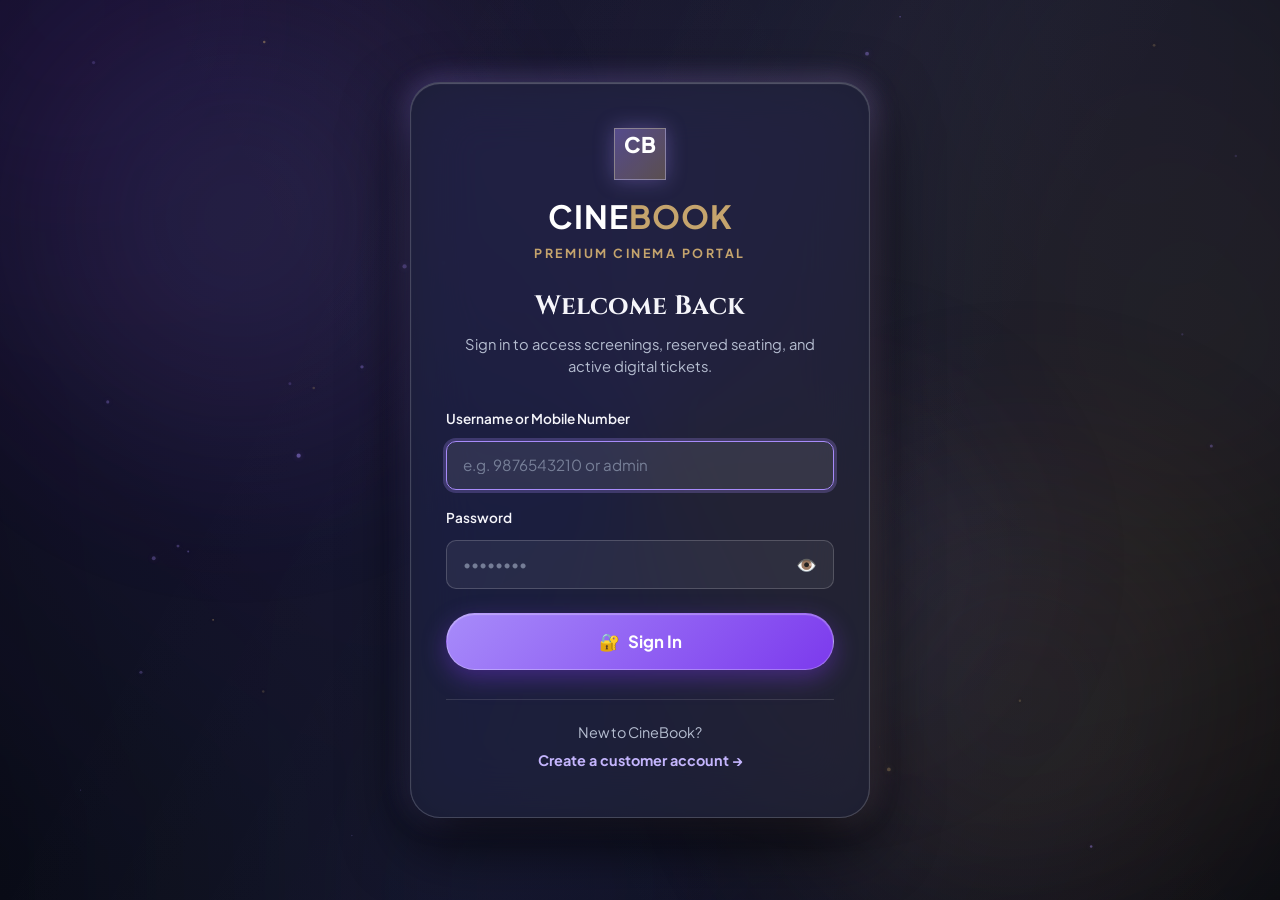
<file: src/main/resources/static/login.html>
<!DOCTYPE html>
<html lang="en">
<head>
    <meta charset="UTF-8">
    <meta name="viewport" content="width=device-width, initial-scale=1.0">
    <title>Sign In | CineBook Cinemas</title>
    <link rel="stylesheet" href="css/styles.css?v=2.5">
</head>
<body class="auth-page-body">
    <!-- Shared Cinematic Ambient Background -->
    <div class="cinematic-ambient-bg" aria-hidden="true">
        <div class="ambient-aurora-layer"></div>
        <div class="ambient-light-rays"></div>
        <div class="ambient-orb orb-primary"></div>
        <div class="ambient-orb orb-secondary"></div>
        <div class="ambient-orb orb-accent"></div>
        <canvas id="ambientParticlesCanvas" class="ambient-particles-canvas"></canvas>
    </div>

    <!-- Centered Glass Login Card with Ambient Halo Ring -->
    <main class="auth-center-wrapper">
        <div class="auth-card-halo" aria-hidden="true"></div>
        <div class="auth-glass-card">
            <!-- Brand Mark -->
            <div class="auth-brand-dock">
                <div class="nav-symbol-prism" style="width:52px; height:52px; background:linear-gradient(135deg, rgba(167, 139, 250, 0.4), rgba(197, 164, 109, 0.35)); border:1.5px solid rgba(255, 255, 255, 0.3); box-shadow:0 0 20px rgba(167, 139, 250, 0.35);">
                    <span class="symbol-core" style="font-size:1.35rem; font-weight:800; color:#FFFFFF;">CB</span>
                </div>
                <h1 class="brand-title" style="font-size:2rem; margin-top:0.75rem; letter-spacing:1px; color:#FFFFFF;">CINE<span style="color:#C5A46D;">BOOK</span></h1>
                <p class="brand-sub" style="font-size:0.78rem; letter-spacing:2.5px; color:#C5A46D; font-weight:700; margin-top:0.25rem;">PREMIUM CINEMA PORTAL</p>
            </div>

            <div class="auth-header-text">
                <h2>Welcome Back</h2>
                <p>Sign in to access screenings, reserved seating, and active digital tickets.</p>
            </div>

            <!-- Login Form (POSTs to /api/auth/login) -->
            <form id="loginForm" class="auth-form-group">
                <div class="glass-field-group">
                    <label for="username">Username or Mobile Number</label>
                    <input type="text" id="username" name="username" required placeholder="e.g. 9876543210 or admin" autocomplete="username" autofocus>
                </div>

                <div class="glass-field-group" style="margin-top:1.1rem;">
                    <label for="password">Password</label>
                    <div class="password-input-wrapper">
                        <input type="password" id="password" name="password" required placeholder="••••••••" autocomplete="current-password">
                        <button type="button" class="btn-toggle-password" id="togglePasswordBtn" aria-label="Toggle password visibility" title="Show/Hide Password">
                            <span id="togglePasswordIcon">👁️</span>
                        </button>
                    </div>
                </div>

                <button type="submit" id="btnLoginSubmit" class="btn-auth-submit">
                    <span>🔐</span> Sign In
                </button>
            </form>

            <div class="auth-switch-dock">
                <span>New to CineBook?</span>
                <a href="register.html" class="auth-link-highlight">Create a customer account &rarr;</a>
            </div>
        </div>
    </main>

    <!-- Scripts -->
    <script src="js/app.js?v=2.5"></script>
    <script src="js/app.js?v=2.6"></script>
    <script>
        document.addEventListener('DOMContentLoaded', () => {
            const form = document.getElementById('loginForm');
            const submitBtn = document.getElementById('btnLoginSubmit');
            const passwordInput = document.getElementById('password');
            const toggleBtn = document.getElementById('togglePasswordBtn');
            const toggleIcon = document.getElementById('togglePasswordIcon');

            // Password visibility toggle
            if (toggleBtn && passwordInput) {
                toggleBtn.addEventListener('click', () => {
                    const isPassword = passwordInput.type === 'password';
                    passwordInput.type = isPassword ? 'text' : 'password';
                    toggleIcon.textContent = isPassword ? '🙈' : '👁️';
                    toggleBtn.setAttribute('aria-label', isPassword ? 'Hide password' : 'Show password');
                });
            }

            form.addEventListener('submit', async (e) => {
                e.preventDefault();
                submitBtn.disabled = true;
                submitBtn.innerHTML = '<span>⏳</span> Verifying credentials...';

                const username = document.getElementById('username').value.trim();
                const password = passwordInput.value;

                const params = new URLSearchParams();
                params.append('username', username);
                params.append('password', password);

                try {
                    const resp = await fetch('/api/auth/login', {
                        method: 'POST',
                        headers: { 'Content-Type': 'application/x-www-form-urlencoded' },
                        body: params.toString()
                    });

                    const data = await resp.json();
                    if (resp.ok && data.success) {
                        showToast('Sign in successful! Entering CineBook...', 'success');
                        setTimeout(() => {
                            window.location.href = data.redirectUrl || '/index.html';
                        }, 400);
                    } else {
                        showToast(data.message || 'Invalid username or password.', 'error');
                        submitBtn.disabled = false;
                        submitBtn.innerHTML = '<span>🔐</span> Sign In';
                    }
                } catch (err) {
                    showToast('Connection error. Please try again.', 'error');
                    submitBtn.disabled = false;
                    submitBtn.innerHTML = '<span>🔐</span> Sign In';
                }
            });
        });
    </script>
</body>
</html>
</file>
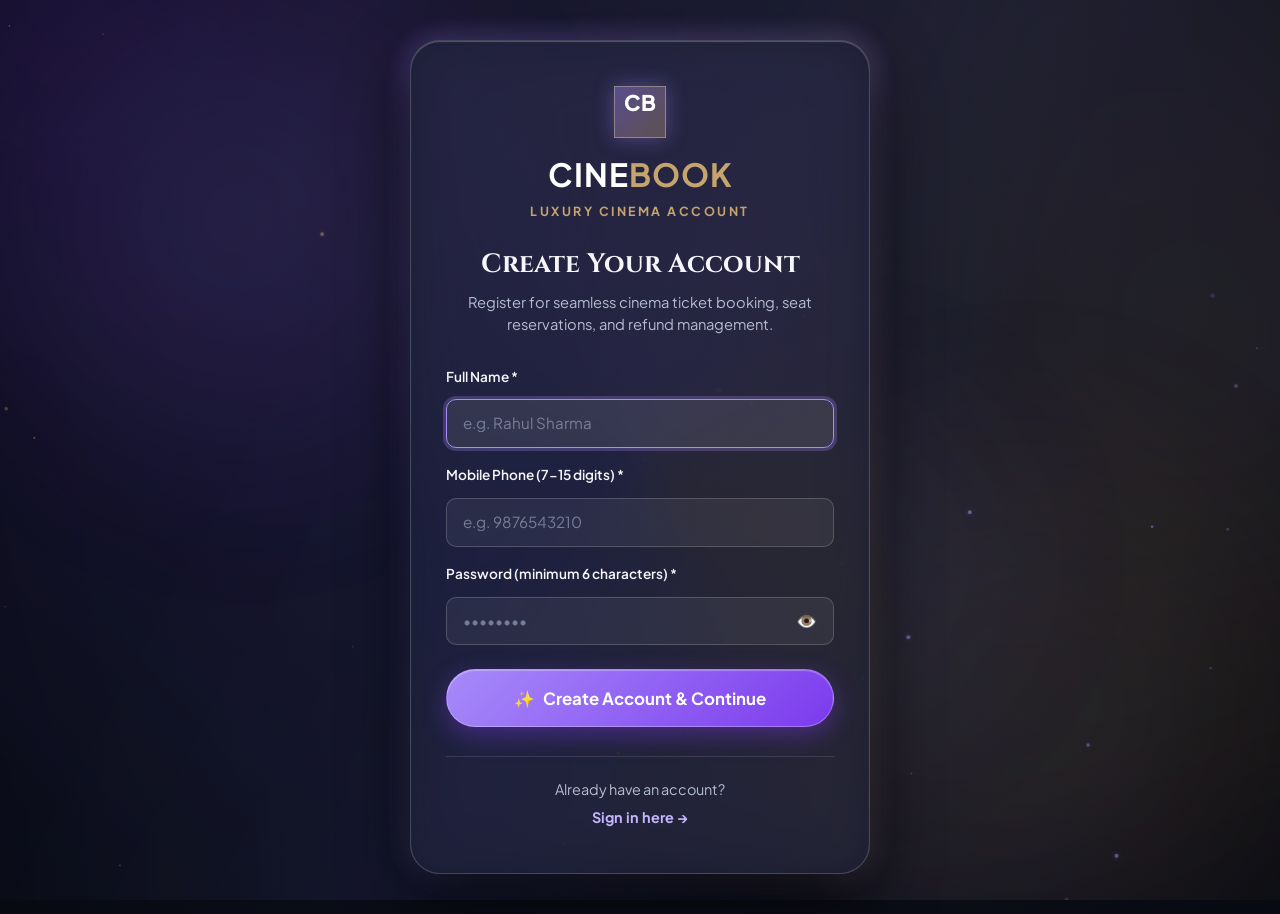
<file: src/main/resources/static/register.html>
<!DOCTYPE html>
<html lang="en">

<head>
    <meta charset="UTF-8">
    <meta name="viewport" content="width=device-width, initial-scale=1.0">
    <title>Customer Registration | CineBook Cinemas</title>
    <link rel="stylesheet" href="css/styles.css?v=2.5">
</head>

<body class="auth-page-body">
    <!-- Shared Cinematic Ambient Background -->
    <div class="cinematic-ambient-bg" aria-hidden="true">
        <div class="ambient-aurora-layer"></div>
        <div class="ambient-light-rays"></div>
        <div class="ambient-orb orb-primary"></div>
        <div class="ambient-orb orb-secondary"></div>
        <div class="ambient-orb orb-accent"></div>
        <canvas id="ambientParticlesCanvas" class="ambient-particles-canvas"></canvas>
    </div>

    <!-- Centered Glass Registration Card with Ambient Halo Ring -->
    <main class="auth-center-wrapper">
        <div class="auth-card-halo" aria-hidden="true"></div>
        <div class="auth-glass-card">
            <!-- Brand Mark -->
            <div class="auth-brand-dock">
                <div class="nav-symbol-prism"
                    style="width:52px; height:52px; background:linear-gradient(135deg, rgba(167, 139, 250, 0.4), rgba(197, 164, 109, 0.35)); border:1.5px solid rgba(255, 255, 255, 0.3); box-shadow:0 0 20px rgba(167, 139, 250, 0.35);">
                    <span class="symbol-core" style="font-size:1.35rem; font-weight:800; color:#FFFFFF;">CB</span>
                </div>
                <h1 class="brand-title" style="font-size:2rem; margin-top:0.75rem; letter-spacing:1px; color:#FFFFFF;">
                    CINE<span style="color:#C5A46D;">BOOK</span></h1>
                <p class="brand-sub"
                    style="font-size:0.78rem; letter-spacing:2.5px; color:#C5A46D; font-weight:700; margin-top:0.25rem;">
                    LUXURY CINEMA ACCOUNT</p>
            </div>

            <div class="auth-header-text">
                <h2>Create Your Account</h2>
                <p>Register for seamless cinema ticket booking, seat reservations, and refund management.</p>
            </div>

            <!-- Registration Form (POSTs to /api/auth/register) -->
            <form id="registerForm" class="auth-form-group">
                <div class="glass-field-group">
                    <label for="fullName">Full Name *</label>
                    <input type="text" id="fullName" required placeholder="e.g. Rahul Sharma" autocomplete="name"
                        autofocus>
                </div>

                <div class="glass-field-group" style="margin-top:1.1rem;">
                    <label for="phone">Mobile Phone (7-15 digits) *</label>
                    <input type="tel" id="phone" required placeholder="e.g. 9876543210" pattern="[0-9]{7,15}"
                        autocomplete="tel">
                </div>

                <div class="glass-field-group" style="margin-top:1.1rem;">
                    <label for="password">Password (minimum 6 characters) *</label>
                    <div class="password-input-wrapper">
                        <input type="password" id="password" required minlength="6" placeholder="••••••••"
                            autocomplete="new-password">
                        <button type="button" class="btn-toggle-password" id="toggleRegPasswordBtn"
                            aria-label="Toggle password visibility" title="Show/Hide Password">
                            <span id="toggleRegPasswordIcon">👁️</span>
                        </button>
                    </div>
                </div>

                <button type="submit" id="btnRegisterSubmit" class="btn-auth-submit">
                    <span>✨</span> Create Account &amp; Continue
                </button>
            </form>

            <div class="auth-switch-dock">
                <span>Already have an account?</span>
                <a href="login.html" class="auth-link-highlight">Sign in here &rarr;</a>
            </div>
        </div>
    </main>

    <!-- Scripts -->
    <script src="js/app.js?v=2.5"></script>
    <script src="js/app.js?v=2.6"></script>
    <script>
        document.addEventListener('DOMContentLoaded', () => {
            const form = document.getElementById('registerForm');
            const submitBtn = document.getElementById('btnRegisterSubmit');
            const passwordInput = document.getElementById('password');
            const toggleBtn = document.getElementById('toggleRegPasswordBtn');
            const toggleIcon = document.getElementById('toggleRegPasswordIcon');

            // Password visibility toggle
            if (toggleBtn && passwordInput) {
                toggleBtn.addEventListener('click', () => {
                    const isPassword = passwordInput.type === 'password';
                    passwordInput.type = isPassword ? 'text' : 'password';
                    toggleIcon.textContent = isPassword ? '🙈' : '👁️';
                    toggleBtn.setAttribute('aria-label', isPassword ? 'Hide password' : 'Show password');
                });
            }

            form.addEventListener('submit', async (e) => {
                e.preventDefault();
                submitBtn.disabled = true;
                submitBtn.innerHTML = '<span>⏳</span> Registering account...';

                const fullName = document.getElementById('fullName').value.trim();
                const phone = document.getElementById('phone').value.trim();
                const password = passwordInput.value;

                if (!/^[0-9]{7,15}$/.test(phone)) {
                    showToast('Please enter a valid phone number (7-15 digits).', 'error');
                    submitBtn.disabled = false;
                    submitBtn.innerHTML = '<span>✨</span> Create Account &amp; Continue';
                    return;
                }

                try {
                    const resp = await fetch('/api/auth/register', {
                        method: 'POST',
                        headers: { 'Content-Type': 'application/json' },
                        body: JSON.stringify({
                            username: phone,
                            phone: phone,
                            fullName: fullName,
                            password: password
                        })
                    });

                    const data = await resp.json();
                    if (resp.ok && data.success) {
                        showToast('Account registered successfully! Redirecting to login...', 'success');
                        setTimeout(() => {
                            window.location.href = data.redirectUrl || '/login.html';
                        }, 800);
                    } else {
                        showToast(data.message || 'Registration failed. Please try again.', 'error');
                        submitBtn.disabled = false;
                        submitBtn.innerHTML = '<span>✨</span> Create Account &amp; Continue';
                    }
                } catch (err) {
                    showToast('Connection error. Please try again.', 'error');
                    submitBtn.disabled = false;
                    submitBtn.innerHTML = '<span>✨</span> Create Account &amp; Continue';
                }
            });
        });
    </script>
</body>

</html>
</file>
<file: src/main/resources/static/css/styles.css>
/* ===================================================================
   CineBook 2.0: Luxury Cinema Liquid Glass UI Design System
   Aesthetic: Translucent Glass, Refined Lighting, Depth & Precision
   =================================================================== */

@import url('https://fonts.googleapis.com/css2?family=Plus+Jakarta+Sans:wght@300;400;500;600;700;800&family=Cinzel:wght@600;700;800&display=swap');

:root {
    /* Foundation Palette */
    --bg-base: #080A12;
    --bg-secondary: #111525;
    --bg-tertiary: #161D2E;

    /* Liquid Glass Surfaces */
    --glass-surface-subtle: rgba(255, 255, 255, 0.05);
    --glass-surface-base: rgba(18, 23, 40, 0.90);
    --glass-surface-elevated: rgba(24, 30, 52, 0.96);
    --glass-surface-hover: rgba(255, 255, 255, 0.12);
    --glass-blur: blur(28px) saturate(190%);
    --glass-blur-nav: blur(28px) saturate(200%);

    /* Refined Accents */
    --accent-primary: #A78BFA;         /* Soft Lavender Violet */
    --accent-primary-light: #C4B5FD;
    --accent-primary-glow: rgba(167, 139, 250, 0.45);

    --accent-secondary: #C5A46D;       /* Champagne Gold */
    --accent-secondary-light: #DFCA9B;
    --accent-secondary-glow: rgba(197, 164, 109, 0.35);

    --accent-emerald: #34D399;
    --accent-rose: #FB7185;

    /* High Contrast Typography */
    --text-primary: #FFFFFF;
    --text-secondary: #CBD5E1;
    --text-muted: #94A3B8;
    --text-accent: #FBBF24;

    /* Glass Borders & Inner Light */
    --border-glass: rgba(255, 255, 255, 0.16);
    --border-glass-light: rgba(255, 255, 255, 0.24);
    --border-glass-active: rgba(167, 139, 250, 0.65);
    --border-glass-gold: rgba(197, 164, 109, 0.55);

    /* Radii & Shadows */
    --radius-sm: 10px;
    --radius-md: 16px;
    --radius-lg: 22px;
    --radius-xl: 30px;
    --radius-pill: 9999px;

    --shadow-glass: 0 20px 40px -15px rgba(0, 0, 0, 0.7), inset 0 1px 1px 0 rgba(255, 255, 255, 0.12);
    --shadow-glass-elevated: 0 30px 60px -18px rgba(0, 0, 0, 0.85), inset 0 1px 2px 0 rgba(255, 255, 255, 0.2);
    --shadow-glow-purple: 0 0 32px rgba(167, 139, 250, 0.25);
    --shadow-glow-gold: 0 0 32px rgba(197, 164, 109, 0.25);

    /* Seat Tiers */
    --seat-regular: #34D399;
    --seat-regular-glass: rgba(52, 211, 153, 0.12);
    --seat-premium: #60A5FA;
    --seat-premium-glass: rgba(96, 165, 250, 0.12);
    --seat-vip: #C084FC;
    --seat-vip-glass: rgba(192, 132, 252, 0.16);

    --font-sans: 'Plus Jakarta Sans', -apple-system, BlinkMacSystemFont, 'SF Pro Display', 'Segoe UI', Roboto, sans-serif;
    --font-serif: 'Cinzel', serif;
}

/* ===================================================================
   RESET & SYSTEM DEFAULTS
   =================================================================== */
*, *::before, *::after {
    margin: 0;
    padding: 0;
    box-sizing: border-box;
    font-family: var(--font-sans);
}

html {
    scroll-behavior: smooth;
}

body {
    background-color: var(--bg-base);
    color: var(--text-primary);
    min-height: 100vh;
    display: flex;
    flex-direction: column;
    overflow-x: hidden;
    position: relative;
    background-image: 
        radial-gradient(circle at 20% 0%, rgba(167, 139, 250, 0.1) 0%, transparent 50%),
        radial-gradient(circle at 80% 40%, rgba(197, 164, 109, 0.08) 0%, transparent 45%),
        radial-gradient(circle at 50% 85%, rgba(96, 165, 250, 0.06) 0%, transparent 50%);
    background-attachment: fixed;
    line-height: 1.5;
    -webkit-font-smoothing: antialiased;
}

/* Browser Control Resets */
button, input, select, textarea {
    background: none;
    border: none;
    outline: none;
    color: inherit;
    font-family: inherit;
    font-size: inherit;
    line-height: inherit;
    cursor: pointer;
    -webkit-appearance: none;
    appearance: none;
}

a {
    color: inherit;
    text-decoration: none;
}

.container {
    max-width: 1240px;
    margin: 0 auto;
    padding: 0 1.5rem;
    width: 100%;
    position: relative;
    z-index: 2;
}

/* ===================================================================
   FLOATING LIQUID GLASS NAVIGATION BAR
   =================================================================== */
/* ===================================================================
   FLOATING LIQUID GLASS ISLAND NAVIGATION SYSTEM
   Unified, responsive, role-aware navbar for Customer and Admin
   =================================================================== */
.floating-nav-wrapper {
    position: sticky;
    top: 1rem;
    z-index: 1000;
    width: 100%;
    padding: 0 1.25rem;
    pointer-events: none;
}

.navbar-glass-island {
    max-width: 1220px;
    min-height: 68px;
    height: 68px;
    margin: 0 auto;
    background: rgba(20, 24, 40, 0.82);
    backdrop-filter: var(--glass-blur-nav);
    -webkit-backdrop-filter: var(--glass-blur-nav);
    border: 1px solid var(--border-glass);
    border-radius: var(--radius-pill);
    box-shadow: var(--shadow-glass), 0 0 24px rgba(167, 139, 250, 0.08);
    padding: 0.5rem 1.4rem;
    display: flex;
    justify-content: space-between;
    align-items: center;
    pointer-events: auto;
    transition: all 0.3s cubic-bezier(0.16, 1, 0.3, 1);
    position: relative;
}

.navbar-glass-island:hover {
    border-color: var(--border-glass-light);
    box-shadow: var(--shadow-glass-elevated), 0 0 32px rgba(167, 139, 250, 0.15);
}

/* Brand Group: Left */
.nav-brand-group {
    display: flex;
    align-items: center;
    gap: 0.85rem;
    text-decoration: none;
    flex-shrink: 0;
}

.nav-brand-icon-prism {
    width: 40px;
    height: 40px;
    border-radius: 12px;
    background: linear-gradient(135deg, rgba(167, 139, 250, 0.35) 0%, rgba(197, 164, 109, 0.3) 100%);
    border: 1px solid rgba(255, 255, 255, 0.28);
    display: flex;
    align-items: center;
    justify-content: center;
    font-size: 1.15rem;
    box-shadow: 0 4px 16px rgba(0, 0, 0, 0.4), inset 0 1px 1px rgba(255, 255, 255, 0.35);
    transition: transform 0.25s ease, box-shadow 0.25s ease;
}

.nav-brand-group:hover .nav-brand-icon-prism {
    transform: scale(1.06) rotate(-2deg);
    box-shadow: 0 6px 20px rgba(167, 139, 250, 0.35), inset 0 1px 1px rgba(255, 255, 255, 0.5);
}

.nav-brand-icon-prism.admin-prism {
    background: linear-gradient(135deg, rgba(251, 113, 133, 0.35) 0%, rgba(197, 164, 109, 0.4) 100%);
    border-color: rgba(251, 113, 133, 0.4);
    box-shadow: 0 4px 16px rgba(251, 113, 133, 0.25);
}

.nav-brand-titles {
    display: flex;
    flex-direction: column;
}

.nav-brand-title {
    font-family: var(--font-serif);
    font-size: 1.35rem;
    font-weight: 800;
    letter-spacing: 0.8px;
    color: var(--text-primary);
    line-height: 1.1;
}

.nav-brand-title span {
    color: var(--accent-secondary);
}

.nav-brand-sub {
    font-size: 0.65rem;
    font-weight: 700;
    letter-spacing: 2px;
    color: var(--accent-secondary-light);
    text-transform: uppercase;
}

.nav-brand-sub.admin-sub {
    color: var(--accent-rose);
    letter-spacing: 1.8px;
}

/* Nav Menu Links: Center */
.nav-menu-links {
    display: flex;
    align-items: center;
    gap: 0.4rem;
    list-style: none;
    margin: 0;
    padding: 0;
}

.nav-link-pill {
    padding: 0.5rem 1.05rem;
    border-radius: var(--radius-pill);
    font-size: 0.88rem;
    font-weight: 500;
    color: var(--text-secondary);
    text-decoration: none;
    transition: all 0.22s cubic-bezier(0.16, 1, 0.3, 1);
    position: relative;
    white-space: nowrap;
    border: 1px solid transparent;
}

.nav-link-pill:hover {
    color: var(--text-primary);
    background: rgba(255, 255, 255, 0.08);
    border-color: rgba(255, 255, 255, 0.12);
    transform: translateY(-1px);
}

.nav-link-pill.active {
    color: #FFFFFF;
    font-weight: 700;
    background: rgba(255, 255, 255, 0.12);
    border-color: rgba(255, 255, 255, 0.22);
    box-shadow: 0 0 16px rgba(167, 139, 250, 0.25), inset 0 1px 1px rgba(255, 255, 255, 0.25);
}

.nav-link-pill.active::after {
    content: '';
    position: absolute;
    bottom: 5px;
    left: 50%;
    transform: translateX(-50%);
    width: 14px;
    height: 2.5px;
    border-radius: 99px;
    background: var(--accent-secondary);
    box-shadow: 0 0 8px var(--accent-secondary-glow);
}

/* Nav Actions: Right */
.nav-actions-group {
    display: flex;
    align-items: center;
    gap: 0.75rem;
    flex-shrink: 0;
}

.nav-user-pill {
    display: inline-flex;
    align-items: center;
    gap: 0.6rem;
    padding: 0.35rem 0.9rem;
    background: rgba(255, 255, 255, 0.05);
    border: 1px solid var(--border-glass);
    border-radius: var(--radius-pill);
    font-size: 0.85rem;
    color: var(--text-primary);
    box-shadow: inset 0 1px 1px rgba(255, 255, 255, 0.1);
}

.nav-user-avatar {
    width: 26px;
    height: 26px;
    border-radius: 50%;
    background: linear-gradient(135deg, var(--accent-primary) 0%, var(--accent-secondary) 100%);
    display: flex;
    align-items: center;
    justify-content: center;
    font-size: 0.75rem;
    font-weight: 800;
    color: #080A12;
    box-shadow: 0 2px 8px rgba(0, 0, 0, 0.4);
}

.nav-user-avatar.admin-avatar {
    background: linear-gradient(135deg, var(--accent-rose) 0%, var(--accent-secondary) 100%);
    color: #FFFFFF;
}

.nav-user-name {
    font-weight: 600;
    max-width: 140px;
    overflow: hidden;
    text-overflow: ellipsis;
    white-space: nowrap;
}

.nav-role-tag {
    font-size: 0.68rem;
    font-weight: 800;
    letter-spacing: 0.5px;
    padding: 0.15rem 0.45rem;
    border-radius: 4px;
    background: rgba(167, 139, 250, 0.2);
    color: var(--accent-primary-light);
    border: 1px solid rgba(167, 139, 250, 0.35);
}

.nav-role-tag.admin-tag {
    background: rgba(251, 113, 133, 0.2);
    color: var(--accent-rose);
    border-color: rgba(251, 113, 133, 0.4);
}

.btn-nav-signout {
    padding: 0.42rem 1.05rem;
    border-radius: var(--radius-pill);
    font-size: 0.84rem;
    font-weight: 600;
    background: rgba(255, 255, 255, 0.05);
    border: 1px solid var(--border-glass);
    color: var(--text-secondary);
    transition: all 0.25s cubic-bezier(0.16, 1, 0.3, 1);
    display: inline-flex;
    align-items: center;
    gap: 0.35rem;
    cursor: pointer;
}

.btn-nav-signout:hover {
    color: #FFFFFF;
    background: rgba(251, 113, 133, 0.15);
    border-color: rgba(251, 113, 133, 0.4);
    box-shadow: 0 4px 16px rgba(251, 113, 133, 0.25);
    transform: translateY(-1px);
}

/* Mobile Toggle Hamburger */
.nav-mobile-toggle {
    display: none;
    width: 40px;
    height: 40px;
    border-radius: 50%;
    background: rgba(255, 255, 255, 0.06);
    border: 1px solid var(--border-glass);
    color: var(--text-primary);
    align-items: center;
    justify-content: center;
    font-size: 1.25rem;
    cursor: pointer;
    transition: all 0.2s ease;
}

.nav-mobile-toggle:hover {
    background: rgba(255, 255, 255, 0.12);
    border-color: var(--border-glass-light);
}

/* Responsive Mobile Navigation Drawer */
.nav-mobile-drawer {
    display: none;
    position: absolute;
    top: calc(100% + 0.75rem);
    left: 0;
    right: 0;
    background: rgba(17, 21, 37, 0.96);
    backdrop-filter: var(--glass-blur-nav);
    -webkit-backdrop-filter: var(--glass-blur-nav);
    border: 1px solid var(--border-glass-light);
    border-radius: var(--radius-lg);
    box-shadow: var(--shadow-glass-elevated), 0 0 32px rgba(0, 0, 0, 0.85);
    padding: 1.25rem 1.4rem;
    flex-direction: column;
    gap: 0.6rem;
    z-index: 1001;
    animation: drawerSlideDown 0.3s cubic-bezier(0.16, 1, 0.3, 1);
}

.nav-mobile-drawer.open {
    display: flex;
}

.nav-mobile-drawer .nav-link-pill {
    padding: 0.75rem 1rem;
    border-radius: var(--radius-md);
    background: rgba(255, 255, 255, 0.03);
    border: 1px solid rgba(255, 255, 255, 0.06);
}

.nav-mobile-drawer .nav-link-pill.active {
    background: rgba(167, 139, 250, 0.15);
    border-color: rgba(167, 139, 250, 0.4);
}

.nav-mobile-drawer .nav-mobile-user-row {
    display: flex;
    justify-content: space-between;
    align-items: center;
    padding-top: 0.75rem;
    margin-top: 0.4rem;
    border-top: 1px solid rgba(255, 255, 255, 0.1);
}

@keyframes drawerSlideDown {
    from {
        opacity: 0;
        transform: translateY(-10px) scale(0.98);
    }
    to {
        opacity: 1;
        transform: translateY(0) scale(1);
    }
}

@media (max-width: 992px) {
    .nav-menu-links {
        display: none;
    }
    .nav-mobile-toggle {
        display: flex;
    }
    .nav-actions-group .nav-user-pill {
        display: none;
    }
}

/* Glass Buttons */
.btn-glass {
    padding: 0.45rem 1.1rem;
    border-radius: var(--radius-pill);
    font-size: 0.86rem;
    font-weight: 600;
    background: var(--glass-surface-subtle);
    border: 1px solid var(--border-glass);
    color: var(--text-secondary);
    transition: all 0.25s cubic-bezier(0.16, 1, 0.3, 1);
    display: inline-flex;
    align-items: center;
    gap: 0.4rem;
}

.btn-glass:hover {
    color: var(--text-primary);
    background: var(--glass-surface-hover);
    border-color: var(--border-glass-light);
    transform: translateY(-1px);
}

.btn-glass-primary {
    padding: 0.45rem 1.25rem;
    border-radius: var(--radius-pill);
    font-size: 0.86rem;
    font-weight: 600;
    background: linear-gradient(135deg, rgba(167, 139, 250, 0.85) 0%, rgba(124, 58, 237, 0.85) 100%);
    backdrop-filter: blur(12px);
    border: 1px solid rgba(255, 255, 255, 0.25);
    color: #ffffff;
    box-shadow: inset 0 1px 1px rgba(255, 255, 255, 0.35), 0 8px 20px -4px rgba(167, 139, 250, 0.35);
    transition: all 0.25s cubic-bezier(0.16, 1, 0.3, 1);
    display: inline-flex;
    align-items: center;
    gap: 0.4rem;
}

.btn-glass-primary:hover {
    transform: translateY(-1px);
    box-shadow: inset 0 1px 1px rgba(255, 255, 255, 0.4), 0 12px 28px -4px rgba(167, 139, 250, 0.55);
}

/* ===================================================================
   LIQUID GLASS HERO SECTION
   =================================================================== */
.hero-glass-container {
    margin: 2.2rem auto 2.5rem auto;
    position: relative;
    border-radius: var(--radius-xl);
    overflow: hidden;
    background: var(--glass-surface-base);
    backdrop-filter: var(--glass-blur);
    -webkit-backdrop-filter: var(--glass-blur);
    border: 1px solid var(--border-glass);
    box-shadow: 0 30px 60px -15px rgba(0, 0, 0, 0.85), 0 0 50px rgba(167, 139, 250, 0.14), 0 0 80px rgba(197, 164, 109, 0.08), inset 0 1px 2px rgba(255, 255, 255, 0.2);
    padding: 3.8rem 3rem;
    display: flex;
    justify-content: space-between;
    align-items: center;
    gap: 3rem;
    transition: box-shadow 0.3s ease, border-color 0.3s ease;
}

.hero-glass-container:hover {
    border-color: var(--border-glass-light);
    box-shadow: 0 35px 70px -15px rgba(0, 0, 0, 0.9), 0 0 65px rgba(167, 139, 250, 0.2), 0 0 100px rgba(197, 164, 109, 0.12), inset 0 1px 2px rgba(255, 255, 255, 0.28);
}

.hero-glass-container::before {
    content: '';
    position: absolute;
    top: -50px;
    right: -50px;
    width: 450px;
    height: 450px;
    border-radius: 50%;
    background: radial-gradient(circle, rgba(167, 139, 250, 0.15) 0%, transparent 70%);
    filter: blur(50px);
    pointer-events: none;
}

.hero-glass-container::after {
    content: '';
    position: absolute;
    bottom: -50px;
    left: -50px;
    width: 400px;
    height: 400px;
    border-radius: 50%;
    background: radial-gradient(circle, rgba(197, 164, 109, 0.1) 0%, transparent 70%);
    filter: blur(50px);
    pointer-events: none;
}

.hero-headline-block {
    position: relative;
    z-index: 2;
    max-width: 650px;
}

.eyebrow-glass-badge {
    display: inline-flex;
    align-items: center;
    gap: 0.45rem;
    background: rgba(255, 255, 255, 0.05);
    backdrop-filter: blur(12px);
    border: 1px solid var(--border-glass);
    color: var(--accent-primary-light);
    font-size: 0.78rem;
    font-weight: 700;
    text-transform: uppercase;
    letter-spacing: 1.5px;
    padding: 0.35rem 0.95rem;
    border-radius: var(--radius-pill);
    margin-bottom: 1.25rem;
    box-shadow: inset 0 1px 1px rgba(255, 255, 255, 0.1);
}

.hero-headline {
    font-family: var(--font-serif);
    font-size: 3.2rem;
    font-weight: 800;
    line-height: 1.15;
    letter-spacing: -0.5px;
    margin-bottom: 1rem;
    background: linear-gradient(180deg, #FFFFFF 40%, rgba(255, 255, 255, 0.85) 100%);
    -webkit-background-clip: text;
    -webkit-text-fill-color: transparent;
    filter: drop-shadow(0 4px 18px rgba(0, 0, 0, 0.9));
}

.hero-headline span {
    background: linear-gradient(135deg, var(--accent-secondary), #F3E5C8);
    -webkit-background-clip: text;
    -webkit-text-fill-color: transparent;
}

.hero-subhead {
    font-size: 1.05rem;
    color: #E2E8F0;
    line-height: 1.6;
    margin-bottom: 2rem;
    text-shadow: 0 2px 8px rgba(0, 0, 0, 0.85);
}

.hero-btn-row {
    display: flex;
    align-items: center;
    gap: 1rem;
    flex-wrap: wrap;
}

.hero-stats-panel {
    position: relative;
    z-index: 2;
    background: rgba(255, 255, 255, 0.035);
    border: 1px solid var(--border-glass);
    border-radius: var(--radius-lg);
    padding: 1.8rem;
    box-shadow: var(--shadow-glass);
    min-width: 290px;
    display: flex;
    flex-direction: column;
    gap: 1.25rem;
}

.stat-item {
    display: flex;
    align-items: center;
    gap: 1rem;
}

.stat-icon-wrap {
    width: 44px;
    height: 44px;
    border-radius: var(--radius-md);
    background: rgba(255, 255, 255, 0.06);
    border: 1px solid var(--border-glass);
    display: flex;
    align-items: center;
    justify-content: center;
    font-size: 1.3rem;
}

.stat-value {
    font-size: 1.2rem;
    font-weight: 800;
    color: var(--text-primary);
}

.stat-caption {
    font-size: 0.8rem;
    color: var(--text-muted);
}

/* ===================================================================
   GLASS SEARCH & GENRE FILTER DOCK
   =================================================================== */
.glass-dock-toolbar {
    margin: 1.5rem 0 2.5rem 0;
    display: flex;
    justify-content: space-between;
    align-items: center;
    gap: 1.5rem;
    flex-wrap: wrap;
}

.glass-search-box {
    position: relative;
    flex: 1;
    min-width: 280px;
    max-width: 460px;
}

.glass-search-box input {
    width: 100%;
    background: var(--glass-surface-base);
    backdrop-filter: var(--glass-blur);
    border: 1px solid var(--border-glass);
    border-radius: var(--radius-pill);
    padding: 0.8rem 1.4rem 0.8rem 2.8rem;
    color: var(--text-primary);
    font-size: 0.92rem;
    box-shadow: var(--shadow-glass);
    transition: all 0.3s cubic-bezier(0.16, 1, 0.3, 1);
}

.glass-search-box input:focus {
    background: var(--glass-surface-elevated);
    border-color: var(--border-glass-active);
    box-shadow: 0 0 24px rgba(167, 139, 250, 0.25), inset 0 1px 1px rgba(255, 255, 255, 0.15);
}

.glass-search-icon {
    position: absolute;
    left: 1.1rem;
    top: 50%;
    transform: translateY(-50%);
    color: var(--text-muted);
    font-size: 0.95rem;
    pointer-events: none;
}

.genre-glass-filters {
    display: flex;
    align-items: center;
    gap: 0.5rem;
    overflow-x: auto;
    padding: 0.25rem 0;
}

.genre-glass-pill {
    background: var(--glass-surface-base);
    backdrop-filter: var(--glass-blur);
    border: 1px solid var(--border-glass);
    color: var(--text-secondary);
    padding: 0.5rem 1.15rem;
    border-radius: var(--radius-pill);
    font-size: 0.84rem;
    font-weight: 600;
    transition: all 0.25s cubic-bezier(0.16, 1, 0.3, 1);
    white-space: nowrap;
    box-shadow: inset 0 1px 1px rgba(255, 255, 255, 0.05);
}

.genre-glass-pill:hover {
    color: var(--text-primary);
    background: var(--glass-surface-hover);
    border-color: var(--border-glass-light);
    transform: translateY(-1px);
}

.genre-glass-pill.active {
    background: linear-gradient(135deg, rgba(167, 139, 250, 0.4) 0%, rgba(124, 58, 237, 0.4) 100%);
    border-color: var(--accent-primary-light);
    color: #ffffff;
    box-shadow: inset 0 1px 2px rgba(255, 255, 255, 0.25), 0 6px 18px rgba(167, 139, 250, 0.3);
}

/* ===================================================================
   LIQUID GLASS MOVIE CARDS & GRID
   =================================================================== */
.section-headline-bar {
    display: flex;
    justify-content: space-between;
    align-items: flex-end;
    margin-bottom: 2rem;
    padding-bottom: 0.75rem;
    border-bottom: 1px solid var(--border-glass);
}

.section-title-text {
    font-family: var(--font-serif);
    font-size: 2rem;
    font-weight: 700;
    color: var(--text-primary);
    display: flex;
    align-items: center;
    gap: 0.6rem;
}

.movie-grid-glass {
    display: grid;
    grid-template-columns: repeat(auto-fill, minmax(350px, 1fr));
    gap: 2rem;
    margin-bottom: 4rem;
}

.movie-card-glass {
    background: var(--glass-surface-base);
    backdrop-filter: var(--glass-blur);
    -webkit-backdrop-filter: var(--glass-blur);
    border: 1px solid var(--border-glass);
    border-radius: var(--radius-lg);
    overflow: hidden;
    box-shadow: var(--shadow-glass);
    display: flex;
    flex-direction: column;
    transition: all 0.35s cubic-bezier(0.16, 1, 0.3, 1);
    position: relative;
}

.movie-card-glass:hover {
    transform: translateY(-6px);
    border-color: var(--border-glass-active);
    box-shadow: var(--shadow-glass-elevated), var(--shadow-glow-purple);
}

.movie-poster-frame {
    height: 230px;
    position: relative;
    overflow: hidden;
    background: var(--bg-secondary);
    display: flex;
    align-items: center;
    justify-content: center;
}

.movie-poster-photo {
    width: 100%;
    height: 100%;
    object-fit: cover;
    transition: transform 0.6s cubic-bezier(0.16, 1, 0.3, 1);
}

.movie-card-glass:hover .movie-poster-photo {
    transform: scale(1.05);
}

.movie-poster-glass-grad {
    position: absolute;
    inset: 0;
    background: linear-gradient(180deg, rgba(8, 10, 18, 0.1) 0%, rgba(16, 21, 34, 0.95) 100%);
}

.badge-glass-rating {
    position: absolute;
    top: 1rem;
    left: 1rem;
    background: rgba(8, 10, 18, 0.7);
    backdrop-filter: blur(14px);
    border: 1px solid var(--border-glass-light);
    color: var(--accent-secondary);
    font-size: 0.8rem;
    font-weight: 700;
    padding: 0.28rem 0.65rem;
    border-radius: var(--radius-pill);
    display: flex;
    align-items: center;
    gap: 0.3rem;
    box-shadow: 0 4px 12px rgba(0, 0, 0, 0.5);
}

.badge-glass-cert {
    position: absolute;
    top: 1rem;
    right: 1rem;
    background: rgba(167, 139, 250, 0.18);
    backdrop-filter: blur(14px);
    border: 1px solid var(--border-glass-active);
    color: var(--accent-primary-light);
    font-size: 0.75rem;
    font-weight: 700;
    padding: 0.25rem 0.65rem;
    border-radius: var(--radius-pill);
    text-transform: uppercase;
}

.movie-details-body {
    padding: 1.5rem;
    display: flex;
    flex-direction: column;
    flex: 1;
}

.movie-genre-label {
    color: var(--accent-primary-light);
    font-size: 0.76rem;
    font-weight: 700;
    text-transform: uppercase;
    letter-spacing: 1.2px;
    margin-bottom: 0.35rem;
}

.movie-card-title {
    font-size: 1.35rem;
    font-weight: 700;
    color: var(--text-primary);
    line-height: 1.25;
    margin-bottom: 0.5rem;
}

.movie-specs-row {
    display: flex;
    align-items: center;
    gap: 1.2rem;
    color: var(--text-muted);
    font-size: 0.84rem;
    margin-bottom: 1.2rem;
    padding-bottom: 0.85rem;
    border-bottom: 1px solid var(--border-glass);
}

.movie-showtimes-dock {
    margin-top: auto;
}

.showtimes-header-text {
    display: flex;
    justify-content: space-between;
    align-items: center;
    font-size: 0.8rem;
    font-weight: 700;
    text-transform: uppercase;
    letter-spacing: 0.5px;
    color: var(--text-secondary);
    margin-bottom: 0.7rem;
}

.showtimes-pills-list {
    display: flex;
    flex-direction: column;
    gap: 0.55rem;
}

.glass-show-pill {
    background: rgba(255, 255, 255, 0.03);
    border: 1px solid var(--border-glass);
    padding: 0.65rem 0.9rem;
    border-radius: var(--radius-md);
    display: flex;
    justify-content: space-between;
    align-items: center;
    transition: all 0.25s cubic-bezier(0.16, 1, 0.3, 1);
}

.glass-show-pill:hover {
    background: rgba(255, 255, 255, 0.07);
    border-color: var(--border-glass-active);
    transform: translateX(3px);
}

.show-pill-time {
    font-weight: 700;
    font-size: 0.92rem;
    color: var(--text-primary);
    display: flex;
    align-items: center;
    gap: 0.4rem;
}

.show-pill-meta {
    font-size: 0.78rem;
    color: var(--text-muted);
    margin-top: 0.1rem;
}

.btn-book-capsule {
    background: linear-gradient(135deg, rgba(167, 139, 250, 0.85), rgba(124, 58, 237, 0.85));
    color: #ffffff;
    font-size: 0.78rem;
    font-weight: 700;
    padding: 0.35rem 0.85rem;
    border-radius: var(--radius-pill);
    box-shadow: 0 4px 12px rgba(167, 139, 250, 0.3);
    display: inline-flex;
    align-items: center;
    gap: 0.3rem;
}

.card-bottom-actions {
    display: flex;
    gap: 0.6rem;
    margin-top: 1rem;
    padding-top: 0.8rem;
    border-top: 1px solid var(--border-glass);
}

.btn-quick-details {
    flex: 1;
    background: rgba(255, 255, 255, 0.03);
    border: 1px solid var(--border-glass);
    color: var(--text-secondary);
    padding: 0.5rem 0.8rem;
    border-radius: var(--radius-md);
    font-size: 0.82rem;
    font-weight: 600;
    transition: all 0.2s;
    text-align: center;
}

.btn-quick-details:hover {
    background: rgba(255, 255, 255, 0.07);
    color: var(--text-primary);
    border-color: var(--border-glass-light);
}

/* ===================================================================
   LIQUID GLASS SEAT SELECTION (seats.html)
   =================================================================== */
.seats-page-grid,
.seat-selection-wrapper {
    display: grid;
    grid-template-columns: 1fr 380px;
    gap: 2.2rem;
    margin: 1.5rem 0 4rem 0;
    align-items: start;
}

.stage-card-glass,
.seat-stage-card {
    background: var(--glass-surface-base);
    backdrop-filter: var(--glass-blur);
    -webkit-backdrop-filter: var(--glass-blur);
    border: 1px solid var(--border-glass);
    border-radius: var(--radius-lg);
    box-shadow: var(--shadow-glass);
    padding: 2.5rem 2rem;
    display: flex;
    flex-direction: column;
    align-items: center;
    position: relative;
    overflow: hidden;
}

/* Curved Cinema Screen with Projection Light Beam */
.projector-screen-glow,
.cinema-screen-container {
    width: 100%;
    max-width: 620px;
    margin-bottom: 3.5rem;
    display: flex;
    flex-direction: column;
    align-items: center;
    position: relative;
}

.projector-beam,
.screen-cone-light {
    position: absolute;
    top: -40px;
    width: 85%;
    height: 75px;
    background: radial-gradient(ellipse at 50% 0%, rgba(167, 139, 250, 0.35) 0%, transparent 75%);
    filter: blur(18px);
    pointer-events: none;
}

.screen-arc-bar,
.screen-curve-bar {
    width: 100%;
    height: 8px;
    background: linear-gradient(90deg, transparent, rgba(167, 139, 250, 0.6) 15%, #FFFFFF 50%, rgba(167, 139, 250, 0.6) 85%, transparent 100%);
    border-radius: var(--radius-pill);
    box-shadow: 0 0 24px rgba(196, 181, 253, 0.9), 0 0 45px rgba(167, 139, 250, 0.6);
    margin-bottom: 0.9rem;
    position: relative;
}

.screen-caption,
.screen-label-text {
    color: var(--text-secondary);
    font-size: 0.78rem;
    font-weight: 700;
    text-transform: uppercase;
    letter-spacing: 5px;
    opacity: 0.85;
}

/* 5x8 Matrix Container */
.matrix-container,
.seat-matrix-wrapper {
    display: flex;
    flex-direction: column;
    gap: 0.9rem;
    margin-bottom: 2.5rem;
    width: 100%;
    max-width: 640px;
    align-items: center;
}

/* Row wrapper with flex layout */
.seat-row-flex,
.seat-row {
    display: flex;
    align-items: center;
    justify-content: center;
    gap: 0.7rem;
    width: 100%;
}

.row-char-tag,
.seat-row-label {
    width: 28px;
    font-weight: 800;
    font-size: 0.92rem;
    color: var(--text-muted);
    text-align: center;
    user-select: none;
}

/* 168-Seat Auditorium 3-Section Layout (12 Rows x 14 Columns) */
.auditorium-wrapper {
    overflow-x: auto;
    padding: 1.5rem 0.5rem;
    display: flex;
    flex-direction: column;
    align-items: center;
    max-width: 100%;
}

.auditorium-row {
    display: flex;
    align-items: center;
    justify-content: center;
    gap: 0.4rem;
    margin-bottom: 0.45rem;
    min-width: 680px;
}

.auditorium-row-label {
    width: 24px;
    font-size: 0.82rem;
    font-weight: 800;
    color: var(--text-muted);
    text-align: center;
    user-select: none;
}

.seat-section {
    display: flex;
    align-items: center;
    gap: 0.35rem;
}

.walking-aisle {
    width: 22px;
    height: 36px;
    display: flex;
    align-items: center;
    justify-content: center;
    position: relative;
}

.walking-aisle::before {
    content: '';
    width: 1px;
    height: 100%;
    background: rgba(255, 255, 255, 0.06);
}

.seat-cube,
.seat {
    width: 38px;
    height: 36px;
    border-radius: 8px 8px 5px 5px;
    display: inline-flex;
    flex-direction: column;
    align-items: center;
    justify-content: center;
    font-size: 0.72rem;
    font-weight: 700;
    cursor: pointer;
    position: relative;
    user-select: none;
    transition: all 0.2s cubic-bezier(0.16, 1, 0.3, 1);
    box-shadow: 0 4px 10px rgba(0, 0, 0, 0.4);
    line-height: 1;
}

.seat-cube::before,
.seat::before {
    content: '';
    position: absolute;
    top: 3px;
    width: 65%;
    height: 3px;
    border-radius: 2px;
    background: rgba(255, 255, 255, 0.25);
}

/* Seat Tiers: Available */
.seat-cube.regular,
.seat.regular {
    background: rgba(52, 211, 153, 0.12);
    border: 1.5px solid rgba(52, 211, 153, 0.6);
    color: #6EE7B7;
}

.seat-cube.premium,
.seat.premium {
    background: rgba(96, 165, 250, 0.12);
    border: 1.5px solid rgba(96, 165, 250, 0.6);
    color: #93C5FD;
}

.seat-cube.vip,
.seat.vip {
    background: rgba(197, 164, 109, 0.16);
    border: 1.5px solid rgba(197, 164, 109, 0.75);
    color: #F5DCA8;
    box-shadow: 0 4px 14px rgba(197, 164, 109, 0.2);
}

/* Hover glow on available seats */
.seat-cube:not(.booked):hover,
.seat:not(.booked):hover {
    transform: translateY(-4px) scale(1.08);
    box-shadow: 0 8px 24px rgba(0, 0, 0, 0.6), 0 0 16px rgba(167, 139, 250, 0.4);
    border-color: #FFFFFF;
}

/* Selected State */
.seat-cube.selected,
.seat.selected {
    background: linear-gradient(135deg, #A78BFA 0%, #7C3AED 100%) !important;
    border: 1.5px solid #FFFFFF !important;
    color: #FFFFFF !important;
    box-shadow: 0 0 24px rgba(167, 139, 250, 0.85), inset 0 1px 2px rgba(255, 255, 255, 0.5) !important;
    transform: translateY(-3px) scale(1.06);
    font-weight: 800;
}

/* Booked / Reserved State */
.seat-cube.booked,
.seat.booked {
    background: rgba(255, 255, 255, 0.03) !important;
    border: 1px solid rgba(255, 255, 255, 0.08) !important;
    color: #475569 !important;
    cursor: not-allowed !important;
    opacity: 0.38;
    box-shadow: none !important;
    transform: none !important;
}

/* Legend */
.glass-legend-panel,
.seat-legend-bar {
    display: flex;
    justify-content: center;
    align-items: center;
    gap: 1.5rem;
    flex-wrap: wrap;
    padding-top: 1.8rem;
    border-top: 1px solid var(--border-glass);
    width: 100%;
}

.legend-chip {
    display: flex;
    align-items: center;
    gap: 0.5rem;
    font-size: 0.82rem;
    color: var(--text-secondary);
}

.legend-indicator,
.legend-box {
    width: 18px;
    height: 18px;
    border-radius: 5px;
}

.legend-indicator.reg, .legend-box.reg { background: rgba(52, 211, 153, 0.12); border: 1.5px solid #34D399; }
.legend-indicator.prem, .legend-box.prem { background: rgba(96, 165, 250, 0.12); border: 1.5px solid #60A5FA; }
.legend-indicator.vip, .legend-box.vip { background: rgba(197, 164, 109, 0.16); border: 1.5px solid #C5A46D; }
.legend-indicator.sel, .legend-box.sel { background: linear-gradient(135deg, #A78BFA, #7C3AED); border: 1.5px solid #FFFFFF; box-shadow: 0 0 10px rgba(167, 139, 250, 0.6); }
.legend-indicator.bk, .legend-box.bk { background: rgba(255, 255, 255, 0.04); border: 1px solid rgba(255, 255, 255, 0.12); opacity: 0.45; }

/* Booking Summary Sidebar */
.glass-checkout-sidebar,
.booking-sidebar-card {
    background: var(--glass-surface-base);
    backdrop-filter: var(--glass-blur);
    -webkit-backdrop-filter: var(--glass-blur);
    border: 1px solid var(--border-glass);
    border-radius: var(--radius-lg);
    padding: 1.8rem;
    box-shadow: var(--shadow-glass);
    position: sticky;
    top: 5.5rem;
}
}

.checkout-title {
    font-family: var(--font-serif);
    font-size: 1.4rem;
    font-weight: 700;
    color: var(--text-primary);
    margin-bottom: 1.25rem;
    padding-bottom: 0.75rem;
    border-bottom: 1px solid var(--border-glass);
}

.summary-info-row {
    display: flex;
    justify-content: space-between;
    align-items: center;
    padding: 0.55rem 0;
    font-size: 0.9rem;
}

.summary-info-label {
    color: var(--text-muted);
}

.summary-info-val {
    font-weight: 700;
    color: var(--text-primary);
}

.selected-seats-badge-cloud {
    display: flex;
    flex-wrap: wrap;
    gap: 0.4rem;
    margin: 0.6rem 0 1rem 0;
    min-height: 34px;
}

.glass-seat-tag {
    background: rgba(167, 139, 250, 0.16);
    border: 1px solid var(--border-glass-active);
    color: var(--accent-primary-light);
    font-size: 0.78rem;
    font-weight: 700;
    padding: 0.25rem 0.6rem;
    border-radius: var(--radius-sm);
}

.coupon-glass-dock {
    margin: 1.2rem 0;
    padding: 1rem;
    background: rgba(255, 255, 255, 0.03);
    border-radius: var(--radius-md);
    border: 1px solid var(--border-glass);
}

.coupon-glass-input {
    display: flex;
    gap: 0.5rem;
    margin-top: 0.45rem;
}

.coupon-glass-input input {
    flex: 1;
    background: rgba(255, 255, 255, 0.05);
    border: 1px solid var(--border-glass);
    border-radius: var(--radius-sm);
    padding: 0.55rem 0.85rem;
    font-size: 0.88rem;
    color: var(--text-primary);
    text-transform: uppercase;
    font-weight: 700;
}

.coupon-glass-input input:focus {
    border-color: var(--border-glass-active);
}

.checkout-total-panel {
    display: flex;
    justify-content: space-between;
    align-items: baseline;
    padding: 1rem 0;
    margin-top: 0.5rem;
    border-top: 1px solid var(--border-glass);
    border-bottom: 1px solid var(--border-glass);
}

.total-amount-display {
    font-size: 1.6rem;
    font-weight: 800;
    color: var(--accent-secondary);
    font-family: var(--font-serif);
}

.checkout-form-dock {
    margin-top: 1.25rem;
    display: flex;
    flex-direction: column;
    gap: 0.9rem;
}

.glass-field-group {
    display: flex;
    flex-direction: column;
    gap: 0.35rem;
}

.glass-field-group label {
    font-size: 0.8rem;
    font-weight: 600;
    color: var(--text-secondary);
}

.glass-field-group input {
    background: rgba(255, 255, 255, 0.05);
    border: 1px solid var(--border-glass);
    border-radius: var(--radius-sm);
    padding: 0.65rem 0.9rem;
    font-size: 0.9rem;
    color: var(--text-primary);
    transition: border-color 0.2s;
}

.glass-field-group input:focus {
    border-color: var(--border-glass-active);
}

.btn-glass-confirm-booking {
    margin-top: 1rem;
    width: 100%;
    background: linear-gradient(135deg, rgba(197, 164, 109, 0.9) 0%, rgba(163, 131, 80, 0.9) 100%);
    backdrop-filter: blur(12px);
    border: 1px solid rgba(255, 255, 255, 0.3);
    color: #080A12;
    padding: 0.95rem;
    border-radius: var(--radius-md);
    font-size: 1.05rem;
    font-weight: 800;
    box-shadow: 0 8px 24px rgba(197, 164, 109, 0.4);
    transition: all 0.25s cubic-bezier(0.16, 1, 0.3, 1);
    display: flex;
    align-items: center;
    justify-content: center;
    gap: 0.5rem;
}

.btn-glass-confirm-booking:hover:not(:disabled) {
    transform: translateY(-2px);
    box-shadow: 0 12px 30px rgba(197, 164, 109, 0.55);
}

.btn-glass-confirm-booking:disabled {
    opacity: 0.4;
    cursor: not-allowed;
    box-shadow: none;
}

/* ===================================================================
   LIQUID GLASS BOARDING PASS TICKET (confirmation.html)
   =================================================================== */
.ticket-page-wrapper {
    max-width: 840px;
    margin: 2.5rem auto 5rem auto;
}

.glass-boarding-pass {
    background: var(--glass-surface-base);
    backdrop-filter: var(--glass-blur);
    border: 1px solid var(--border-glass);
    border-radius: var(--radius-xl);
    overflow: hidden;
    box-shadow: var(--shadow-glass-elevated), var(--shadow-glow-purple);
    display: grid;
    grid-template-columns: 1fr 270px;
    position: relative;
}

.boarding-pass-main {
    padding: 2.5rem;
    border-right: 2px dashed rgba(255, 255, 255, 0.12);
    display: flex;
    flex-direction: column;
}

.pass-header-brand {
    display: flex;
    justify-content: space-between;
    align-items: center;
    margin-bottom: 1.8rem;
}

.pass-cinema-logo {
    display: flex;
    align-items: center;
    gap: 0.5rem;
    font-family: var(--font-serif);
    font-size: 1.25rem;
    font-weight: 700;
    color: var(--accent-secondary);
}

.badge-confirmed-pass {
    background: rgba(52, 211, 153, 0.15);
    border: 1px solid var(--accent-emerald);
    color: var(--accent-emerald);
    font-size: 0.8rem;
    font-weight: 800;
    padding: 0.35rem 0.85rem;
    border-radius: var(--radius-pill);
    display: flex;
    align-items: center;
    gap: 0.4rem;
}

.pass-movie-headline {
    font-family: var(--font-serif);
    font-size: 2.2rem;
    font-weight: 800;
    color: var(--text-primary);
    line-height: 1.2;
    margin-bottom: 1.5rem;
}

.pass-data-grid {
    display: grid;
    grid-template-columns: repeat(2, 1fr);
    gap: 1.25rem 2rem;
    margin-bottom: 2rem;
}

.pass-label {
    font-size: 0.78rem;
    font-weight: 700;
    color: var(--text-muted);
    text-transform: uppercase;
    letter-spacing: 1px;
}

.pass-value {
    font-size: 1.05rem;
    font-weight: 700;
    color: var(--text-primary);
    margin-top: 0.2rem;
}

.boarding-pass-stub {
    padding: 2.5rem 1.8rem;
    background: rgba(8, 10, 18, 0.6);
    display: flex;
    flex-direction: column;
    align-items: center;
    justify-content: space-between;
    text-align: center;
}

.stub-barcode-lines {
    width: 100%;
    height: 70px;
    background: repeating-linear-gradient(
        90deg,
        #f8fafc,
        #f8fafc 2px,
        transparent 2px,
        transparent 5px,
        #f8fafc 5px,
        #f8fafc 8px,
        transparent 8px,
        transparent 11px
    );
    opacity: 0.85;
    border-radius: 4px;
    margin: 1.5rem 0;
}

/* ===================================================================
   LIQUID GLASS LOOKUP & CANCELLATION (lookup.html)
   =================================================================== */
.lookup-hero-glass {
    text-align: center;
    padding: 3.5rem 1rem 2rem 1rem;
    max-width: 720px;
    margin: 0 auto;
}

.lookup-hero-glass h1 {
    font-family: var(--font-serif);
    font-size: 2.8rem;
    font-weight: 800;
    margin-bottom: 0.75rem;
    background: linear-gradient(180deg, #FFFFFF 40%, rgba(255, 255, 255, 0.75) 100%);
    -webkit-background-clip: text;
    -webkit-text-fill-color: transparent;
}

.glass-receipt-card {
    background: var(--glass-surface-base);
    backdrop-filter: var(--glass-blur);
    border: 1px solid var(--border-glass);
    border-radius: var(--radius-lg);
    box-shadow: var(--shadow-glass);
    overflow: hidden;
    margin-bottom: 2rem;
    transition: all 0.3s cubic-bezier(0.16, 1, 0.3, 1);
}

.glass-receipt-card:hover {
    border-color: var(--border-glass-active);
    box-shadow: var(--shadow-glass-elevated);
}

.receipt-head-strip {
    background: rgba(255, 255, 255, 0.04);
    border-bottom: 1px solid var(--border-glass);
    padding: 1.4rem 2rem;
    display: flex;
    justify-content: space-between;
    align-items: center;
}

.receipt-body-content {
    padding: 1.8rem 2rem;
}

.receipt-item-row {
    display: flex;
    justify-content: space-between;
    padding: 0.65rem 0;
    border-bottom: 1px solid rgba(255, 255, 255, 0.04);
}

.btn-cancel-glass {
    background: rgba(251, 113, 133, 0.12);
    border: 1px solid rgba(251, 113, 133, 0.35);
    color: var(--accent-rose);
    padding: 0.6rem 1.4rem;
    border-radius: var(--radius-pill);
    font-weight: 700;
    font-size: 0.88rem;
    transition: all 0.2s;
}

.btn-cancel-glass:hover {
    background: var(--accent-rose);
    color: #ffffff;
    box-shadow: 0 4px 16px rgba(251, 113, 133, 0.4);
}

/* ===================================================================
   MODALS & TOAST NOTIFICATIONS
   =================================================================== */
.modal-overlay {
    position: fixed;
    inset: 0;
    background: rgba(8, 10, 18, 0.82);
    backdrop-filter: blur(12px);
    z-index: 2000;
    display: flex;
    align-items: center;
    justify-content: center;
    padding: 1.5rem;
    opacity: 0;
    visibility: hidden;
    transition: all 0.3s cubic-bezier(0.16, 1, 0.3, 1);
}

.modal-overlay.open {
    opacity: 1;
    visibility: visible;
}

.modal-card {
    background: rgba(16, 21, 34, 0.9);
    backdrop-filter: var(--glass-blur);
    border: 1px solid var(--border-glass-light);
    border-radius: var(--radius-xl);
    max-width: 580px;
    width: 100%;
    padding: 2.4rem;
    box-shadow: 0 35px 80px rgba(0, 0, 0, 0.9), 0 0 40px var(--accent-primary-glow);
    position: relative;
    transform: translateY(20px) scale(0.97);
    transition: all 0.3s cubic-bezier(0.16, 1, 0.3, 1);
}

.modal-overlay.open .modal-card {
    transform: translateY(0) scale(1);
}

.modal-close-btn {
    position: absolute;
    top: 1.25rem;
    right: 1.25rem;
    background: rgba(255, 255, 255, 0.08);
    color: var(--text-secondary);
    width: 32px;
    height: 32px;
    border-radius: var(--radius-pill);
    display: flex;
    align-items: center;
    justify-content: center;
    font-size: 1.2rem;
    transition: all 0.2s;
}

.modal-close-btn:hover {
    color: #ffffff;
    background: rgba(255, 255, 255, 0.16);
}

/* Toast Container */
.toast-container {
    position: fixed;
    bottom: 2rem;
    right: 2rem;
    z-index: 3000;
    display: flex;
    flex-direction: column;
    gap: 0.75rem;
}

.toast {
    background: rgba(16, 21, 34, 0.95);
    backdrop-filter: blur(16px);
    border: 1px solid var(--border-glass-light);
    color: var(--text-primary);
    padding: 0.9rem 1.4rem;
    border-radius: var(--radius-md);
    box-shadow: 0 16px 36px rgba(0, 0, 0, 0.6);
    font-size: 0.92rem;
    font-weight: 600;
    display: flex;
    align-items: center;
    gap: 0.65rem;
    min-width: 280px;
    animation: slideInUp 0.3s ease;
}

.toast.success { border-color: var(--accent-emerald); color: #34d399; }
.toast.error { border-color: var(--accent-rose); color: #fb7185; }
.toast.info { border-color: var(--accent-primary); color: var(--accent-primary-light); }

/* Footer */
footer {
    margin-top: auto;
    background: rgba(8, 10, 18, 0.85);
    backdrop-filter: blur(16px);
    border-top: 1px solid var(--border-glass);
    padding: 2.5rem 0 2rem 0;
}

.footer-inner {
    display: flex;
    justify-content: space-between;
    align-items: center;
    flex-wrap: wrap;
    gap: 1.5rem;
    padding-bottom: 1.5rem;
    border-bottom: 1px solid rgba(255, 255, 255, 0.05);
}

.footer-copy {
    color: var(--text-muted);
    font-size: 0.84rem;
    margin-top: 1.2rem;
    text-align: center;
}

/* Print Styles */
@media print {
    body {
        background: #fff !important;
        color: #000 !important;
    }

    .floating-nav-wrapper, footer, .ticket-actions-bar, .toast-container {
        display: none !important;
    }

    .ticket-page-wrapper {
        margin: 0 !important;
        max-width: 100% !important;
    }

    .glass-boarding-pass {
        border: 2px solid #000 !important;
        background: #fff !important;
        box-shadow: none !important;
        color: #000 !important;
    }

    .boarding-pass-main {
        border-right: 2px dashed #000 !important;
    }

    .pass-value, .pass-movie-headline {
        color: #000 !important;
    }

    .stub-barcode-lines {
        background: repeating-linear-gradient(
            90deg,
            #000,
            #000 2px,
            transparent 2px,
            transparent 5px,
            #000 5px,
            #000 8px,
            transparent 8px,
            transparent 11px
        ) !important;
    }
}

/* Animations & Responsive */
@keyframes slideInUp {
    from {
        opacity: 0;
        transform: translateY(16px);
    }
    to {
        opacity: 1;
        transform: translateY(0);
    }
}

@media (prefers-reduced-motion: reduce) {
    * {
        animation-duration: 0.01ms !important;
        transition-duration: 0.01ms !important;
    }
}

@media (max-width: 900px) {
    .hero-glass-container {
        flex-direction: column;
        align-items: flex-start;
        padding: 2.5rem 1.8rem;
    }

    .hero-headline {
        font-size: 2.4rem;
    }

    .seats-page-grid,
    .seat-selection-wrapper {
        grid-template-columns: 1fr;
    }

    .glass-boarding-pass,
    .ticket-pass {
        grid-template-columns: 1fr;
    }

    .boarding-pass-main,
    .ticket-main {
        border-right: none;
        border-bottom: 2px dashed rgba(255, 255, 255, 0.12);
    }
}

@media (max-width: 650px) {
    .nav-menu-links {
        display: none;
    }

    .hero-headline {
        font-size: 2rem;
    }

    .seat-cube,
    .seat {
        width: 34px;
        height: 32px;
        font-size: 0.65rem;
        border-radius: 6px 6px 3px 3px;
    }

    .row-char-tag,
    .seat-row-label {
        width: 18px;
        font-size: 0.78rem;
    }

    .seat-row-flex,
    .seat-row {
        gap: 0.35rem;
    }

    .movie-grid-glass {
        grid-template-columns: 1fr;
    }
}


/* ===================================================================
   SHARED CINEMATIC AMBIENT BACKGROUND SYSTEM
   Shared across: Login, Register, Homepage, Customer & Admin Dashboards
   =================================================================== */
.cinematic-ambient-bg,
.ambient-cosmos {
    position: fixed;
    top: 0;
    left: 0;
    width: 100vw;
    height: 100vh;
    overflow: hidden;
    pointer-events: none;
    z-index: -10 !important;
}

/* Layer 1: Deep Aurora Gradient Waves */
.ambient-aurora-layer {
    position: absolute;
    inset: -20%;
    background: 
        radial-gradient(circle at 18% 15%, rgba(124, 58, 237, 0.16) 0%, transparent 45%),
        radial-gradient(circle at 82% 45%, rgba(197, 164, 109, 0.13) 0%, transparent 42%),
        radial-gradient(circle at 45% 85%, rgba(99, 102, 241, 0.12) 0%, transparent 50%),
        radial-gradient(circle at 75% 10%, rgba(167, 139, 250, 0.09) 0%, transparent 40%);
    filter: blur(60px);
    opacity: 0.85;
    animation: auroraMorph 24s ease-in-out infinite alternate;
    will-change: transform;
}

/* Layer 2: Soft Cinematic Light Rays */
.ambient-light-rays {
    position: absolute;
    inset: 0;
    background: 
        linear-gradient(118deg, transparent 25%, rgba(255, 255, 255, 0.012) 42%, rgba(167, 139, 250, 0.028) 52%, transparent 68%),
        linear-gradient(62deg, transparent 35%, rgba(197, 164, 109, 0.018) 50%, transparent 72%);
    mix-blend-mode: screen;
    animation: lightRayDrift 16s ease-in-out infinite alternate;
    pointer-events: none;
}

/* Layer 3: Slowly Drifting Celestial Light Orbs */
.ambient-orb {
    position: absolute;
    border-radius: 50%;
    filter: blur(85px);
    opacity: 0.32;
    animation: orbFloatSmooth 28s ease-in-out infinite alternate;
    will-change: transform;
}

.ambient-orb.orb-primary,
.ambient-orb.orb-purple {
    top: -8%;
    left: -4%;
    width: 580px;
    height: 580px;
    background: radial-gradient(circle, rgba(167, 139, 250, 0.45) 0%, rgba(124, 58, 237, 0.12) 65%, transparent 100%);
    animation-duration: 26s;
}

.ambient-orb.orb-secondary,
.ambient-orb.orb-gold {
    bottom: -12%;
    right: -4%;
    width: 620px;
    height: 620px;
    background: radial-gradient(circle, rgba(197, 164, 109, 0.38) 0%, rgba(217, 119, 6, 0.1) 65%, transparent 100%);
    animation-duration: 32s;
    animation-delay: -6s;
}

.ambient-orb.orb-accent,
.ambient-orb.orb-indigo {
    top: 38%;
    left: 48%;
    width: 440px;
    height: 440px;
    background: radial-gradient(circle, rgba(99, 102, 241, 0.28) 0%, rgba(79, 70, 229, 0.08) 60%, transparent 100%);
    animation-duration: 22s;
    animation-delay: -12s;
}

/* Layer 4: Ambient Particles Canvas */
.ambient-particles-canvas {
    position: absolute;
    inset: 0;
    width: 100%;
    height: 100%;
    pointer-events: none;
    opacity: 0.75;
}

/* Ambient Keyframe Animations */
@keyframes auroraMorph {
    0% {
        transform: scale(1) translate(0, 0) rotate(0deg);
    }
    50% {
        transform: scale(1.08) translate(30px, -20px) rotate(1.5deg);
    }
    100% {
        transform: scale(0.96) translate(-25px, 25px) rotate(-1deg);
    }
}

@keyframes lightRayDrift {
    0% {
        opacity: 0.6;
        transform: translateY(0) scale(1);
    }
    50% {
        opacity: 0.95;
        transform: translateY(-15px) scale(1.02);
    }
    100% {
        opacity: 0.7;
        transform: translateY(10px) scale(0.98);
    }
}

@keyframes orbFloatSmooth {
    0% {
        transform: translate3d(0, 0, 0) scale(1);
    }
    33% {
        transform: translate3d(50px, 35px, 0) scale(1.1);
    }
    66% {
        transform: translate3d(-35px, 55px, 0) scale(0.95);
    }
    100% {
        transform: translate3d(20px, -30px, 0) scale(1.05);
    }
}

@media (prefers-reduced-motion: reduce) {
    .ambient-aurora-layer,
    .ambient-light-rays,
    .ambient-orb,
    .ambient-particles-canvas {
        animation: none !important;
        transform: none !important;
    }
}

/* ===================================================================
   AUTHENTICATION EXPERIENCE: LOGIN & REGISTRATION
   Smooth entrance, glowing light rings, and moving border reflections
   =================================================================== */
.auth-page-body {
    min-height: 100vh;
    display: flex;
    flex-direction: column;
    align-items: center;
    justify-content: center;
    background-color: var(--bg-base);
    background: radial-gradient(circle at 50% 25%, #111525 0%, #080A12 100%);
    position: relative;
    padding: 2.5rem 1.25rem;
    overflow-x: hidden;
}

.auth-center-wrapper {
    position: relative;
    z-index: 10;
    width: 100%;
    max-width: 460px;
    margin: auto;
    animation: authCardEntrance 0.7s cubic-bezier(0.16, 1, 0.3, 1) forwards;
}

/* Slowly Animated Light Ring / Halo around Card */
.auth-card-halo {
    position: absolute;
    inset: -3px;
    border-radius: calc(var(--radius-xl) + 3px);
    background: conic-gradient(
        from var(--ring-rot, 0deg),
        rgba(167, 139, 250, 0.45),
        rgba(197, 164, 109, 0.4),
        rgba(99, 102, 241, 0.35),
        rgba(167, 139, 250, 0.45)
    );
    filter: blur(14px);
    opacity: 0.65;
    animation: rotateCardHalo 18s linear infinite, pulseCardHalo 5s ease-in-out infinite alternate;
    z-index: 0;
    pointer-events: none;
}

@keyframes rotateCardHalo {
    from {
        transform: rotate(0deg);
    }
    to {
        transform: rotate(360deg);
    }
}

@keyframes pulseCardHalo {
    0% {
        opacity: 0.5;
        filter: blur(12px);
    }
    100% {
        opacity: 0.8;
        filter: blur(18px);
    }
}

@keyframes authCardEntrance {
    0% {
        opacity: 0;
        transform: translateY(28px) scale(0.97);
    }
    100% {
        opacity: 1;
        transform: translateY(0) scale(1);
    }
}

.auth-glass-card {
    position: relative;
    z-index: 1;
    background: rgba(25, 29, 48, 0.82);
    backdrop-filter: blur(30px) saturate(190%);
    -webkit-backdrop-filter: blur(30px) saturate(190%);
    border: 1px solid rgba(255, 255, 255, 0.18);
    border-radius: var(--radius-xl);
    padding: 2.8rem 2.2rem;
    box-shadow: 0 24px 64px rgba(0, 0, 0, 0.8), 0 0 32px rgba(167, 139, 250, 0.15), inset 0 1px 1px rgba(255, 255, 255, 0.25);
    text-align: center;
    overflow: hidden;
}

/* Gentle Moving Reflection along the Glass Border */
.auth-glass-card::before {
    content: '';
    position: absolute;
    top: 0;
    left: -150%;
    width: 100%;
    height: 100%;
    background: linear-gradient(
        90deg,
        transparent 0%,
        rgba(255, 255, 255, 0.07) 50%,
        transparent 100%
    );
    transform: skewX(-25deg);
    animation: borderReflectionGleam 8s ease-in-out infinite;
    pointer-events: none;
    border-radius: inherit;
}

@keyframes borderReflectionGleam {
    0% {
        left: -150%;
    }
    20%, 100% {
        left: 150%;
    }
}

.auth-brand-dock {
    display: flex;
    flex-direction: column;
    align-items: center;
    margin-bottom: 1.5rem;
}

.auth-header-text {
    margin-bottom: 2rem;
}

.auth-header-text h2 {
    font-family: var(--font-serif);
    font-size: 1.65rem;
    font-weight: 700;
    color: #F5F5FA;
    margin-bottom: 0.4rem;
}

.auth-header-text p {
    color: #B5BDD0;
    font-size: 0.92rem;
    line-height: 1.5;
}

.auth-form-group {
    text-align: left;
}

.auth-form-group .glass-field-group label {
    font-size: 0.85rem;
    font-weight: 600;
    color: #F5F5FA;
    display: block;
    margin-bottom: 0.4rem;
}

.auth-form-group .glass-field-group input {
    width: 100%;
    background: rgba(255, 255, 255, 0.06);
    border: 1px solid rgba(255, 255, 255, 0.18);
    border-radius: var(--radius-sm);
    padding: 0.75rem 1rem;
    font-size: 0.95rem;
    color: #F5F5FA;
    transition: all 0.2s cubic-bezier(0.16, 1, 0.3, 1);
}

.auth-form-group .glass-field-group input::placeholder {
    color: #8993AA;
    opacity: 0.8;
}

.auth-form-group .glass-field-group input:focus {
    border-color: #A78BFA;
    background: rgba(255, 255, 255, 0.09);
    box-shadow: 0 0 0 3px rgba(167, 139, 250, 0.25);
    outline: none;
}

/* Password input wrapper with toggle button */
.password-input-wrapper {
    position: relative;
    display: flex;
    align-items: center;
}

.password-input-wrapper input {
    padding-right: 2.8rem !important;
}

.btn-toggle-password {
    position: absolute;
    right: 0.75rem;
    background: none;
    border: none;
    color: #B5BDD0;
    cursor: pointer;
    font-size: 1.05rem;
    padding: 0.3rem;
    display: flex;
    align-items: center;
    justify-content: center;
    transition: color 0.2s;
    user-select: none;
}

.btn-toggle-password:hover {
    color: #F5F5FA;
}

/* Sign In Submit Button */
.btn-auth-submit {
    width: 100%;
    background: linear-gradient(135deg, #A78BFA 0%, #7C3AED 100%);
    border: 1px solid rgba(255, 255, 255, 0.25);
    color: #FFFFFF;
    padding: 0.95rem;
    border-radius: var(--radius-pill);
    font-size: 1.05rem;
    font-weight: 700;
    box-shadow: 0 8px 24px rgba(124, 58, 237, 0.4), inset 0 1px 1px rgba(255, 255, 255, 0.3);
    cursor: pointer;
    transition: all 0.25s cubic-bezier(0.16, 1, 0.3, 1);
    display: flex;
    align-items: center;
    justify-content: center;
    gap: 0.5rem;
    margin-top: 1.5rem;
}

.btn-auth-submit:hover:not(:disabled) {
    transform: translateY(-2px);
    box-shadow: 0 12px 32px rgba(124, 58, 237, 0.55), inset 0 1px 1px rgba(255, 255, 255, 0.4);
    border-color: rgba(255, 255, 255, 0.4);
}

.btn-auth-submit:active:not(:disabled) {
    transform: translateY(0);
}

.btn-auth-submit:disabled {
    opacity: 0.6;
    cursor: not-allowed;
}

.auth-switch-dock {
    margin-top: 1.8rem;
    padding-top: 1.4rem;
    border-top: 1px solid rgba(255, 255, 255, 0.12);
    font-size: 0.9rem;
    color: #B5BDD0;
    display: flex;
    flex-direction: column;
    gap: 0.4rem;
}

.auth-link-highlight {
    color: #C4B5FD;
    font-weight: 700;
    text-decoration: none;
    transition: all 0.2s;
}

.auth-link-highlight:hover {
    color: #FFFFFF;
    text-shadow: 0 0 10px rgba(196, 181, 253, 0.5);
}

/* User Profile Badge in Island Navbar */
.nav-user-badge {
    display: flex;
    align-items: center;
    gap: 0.5rem;
    padding: 0.35rem 0.85rem;
    background: rgba(255, 255, 255, 0.05);
    border: 1px solid var(--border-glass);
    border-radius: var(--radius-pill);
    font-size: 0.85rem;
    color: var(--text-primary);
}

.nav-user-avatar {
    width: 24px;
    height: 24px;
    border-radius: 50%;
    background: linear-gradient(135deg, var(--accent-primary), var(--accent-secondary));
    display: flex;
    align-items: center;
    justify-content: center;
    font-size: 0.72rem;
    font-weight: 800;
    color: #080A12;
}


/* ===================================================================
   DIGITAL CINEMA BOARDING PASS TICKET CARD & PRINT STYLES
   =================================================================== */
.digital-ticket-container {
    display: grid;
    grid-template-columns: 220px 1fr 190px;
    background: rgba(25, 29, 48, 0.85);
    backdrop-filter: blur(30px) saturate(190%);
    -webkit-backdrop-filter: blur(30px) saturate(190%);
    border: 1px solid var(--border-glass-light);
    border-radius: var(--radius-xl);
    overflow: hidden;
    box-shadow: 0 30px 70px rgba(0, 0, 0, 0.85), 0 0 40px rgba(167, 139, 250, 0.15);
    margin: 1.5rem auto 2.5rem auto;
    max-width: 980px;
    position: relative;
    transition: transform 0.3s ease, box-shadow 0.3s ease;
}

.ticket-poster-col {
    position: relative;
    overflow: hidden;
    background: #080A12;
}

.ticket-main-poster {
    width: 100%;
    height: 100%;
    min-height: 380px;
    object-fit: cover;
    display: block;
}

.ticket-age-cert-badge {
    position: absolute;
    bottom: 1rem;
    left: 1rem;
    background: rgba(8, 10, 18, 0.85);
    backdrop-filter: blur(12px);
    border: 1px solid rgba(255, 255, 255, 0.3);
    color: #FFFFFF;
    font-size: 0.75rem;
    font-weight: 800;
    padding: 0.25rem 0.65rem;
    border-radius: 6px;
    letter-spacing: 1px;
}

.ticket-details-col {
    padding: 2.2rem 2.4rem;
    display: flex;
    flex-direction: column;
}

.ticket-brand-header {
    display: flex;
    justify-content: space-between;
    align-items: center;
    margin-bottom: 1rem;
}

.ticket-hero-title {
    font-family: var(--font-serif);
    font-size: 1.85rem;
    font-weight: 800;
    color: #FFFFFF;
    margin-bottom: 0.3rem;
    line-height: 1.2;
}

.ticket-genre-line {
    font-size: 0.88rem;
    color: var(--accent-secondary);
    font-weight: 600;
    margin-bottom: 1.5rem;
}

.ticket-spec-grid {
    display: grid;
    grid-template-columns: repeat(2, 1fr);
    gap: 1.2rem;
    padding: 1.2rem;
    background: rgba(255, 255, 255, 0.03);
    border: 1px solid rgba(255, 255, 255, 0.08);
    border-radius: var(--radius-md);
    margin-bottom: 1.5rem;
}

.spec-block {
    display: flex;
    flex-direction: column;
    gap: 0.2rem;
}

.spec-label {
    font-size: 0.72rem;
    font-weight: 700;
    text-transform: uppercase;
    letter-spacing: 1px;
    color: var(--text-muted);
}

.spec-value {
    font-size: 0.95rem;
    color: var(--text-primary);
}

.ticket-seats-section {
    margin-bottom: 1.5rem;
}

.ticket-seats-cluster {
    display: flex;
    flex-wrap: wrap;
    gap: 0.5rem;
    margin-top: 0.5rem;
}

.ticket-seat-tag {
    padding: 0.35rem 0.75rem;
    border-radius: var(--radius-pill);
    font-size: 0.82rem;
    font-weight: 700;
    display: inline-flex;
    align-items: center;
    gap: 0.35rem;
}

.ticket-seat-tag.tier-regular {
    background: rgba(52, 211, 153, 0.15);
    border: 1px solid rgba(52, 211, 153, 0.5);
    color: #34D399;
}

.ticket-seat-tag.tier-premium {
    background: rgba(96, 165, 250, 0.15);
    border: 1px solid rgba(96, 165, 250, 0.5);
    color: #60A5FA;
}

.ticket-seat-tag.tier-vip {
    background: rgba(192, 132, 252, 0.2);
    border: 1px solid rgba(192, 132, 252, 0.6);
    color: #C084FC;
}

.ticket-price-breakdown {
    margin-top: auto;
    padding-top: 1.2rem;
    border-top: 1px solid rgba(255, 255, 255, 0.1);
    display: flex;
    justify-content: space-between;
    align-items: center;
}

.price-spec-item {
    display: flex;
    flex-direction: column;
    gap: 0.2rem;
}

.price-spec-item.total-item {
    text-align: right;
}

.spec-num {
    font-size: 1rem;
    font-weight: 700;
    color: var(--text-primary);
}

.spec-num.total-num {
    font-size: 1.4rem;
    font-weight: 800;
    color: var(--accent-secondary);
}

/* Right Perforated Stub */
.ticket-stub-col {
    background: rgba(15, 18, 32, 0.95);
    border-left: 2px dashed rgba(255, 255, 255, 0.2);
    display: flex;
    flex-direction: column;
    align-items: center;
    justify-content: center;
    padding: 2rem 1.2rem;
    position: relative;
    text-align: center;
}

.stub-notch {
    position: absolute;
    width: 24px;
    height: 24px;
    background: var(--bg-base);
    border-radius: 50%;
    left: -13px;
}
.stub-notch.notch-top { top: -12px; }
.stub-notch.notch-bottom { bottom: -12px; }

.stub-cinema-tag {
    font-size: 0.7rem;
    font-weight: 800;
    letter-spacing: 2px;
    color: var(--accent-secondary);
    margin-bottom: 1.2rem;
}

.qr-code-wrapper {
    margin-bottom: 1.2rem;
    display: flex;
    justify-content: center;
}

.stub-secure-badge {
    display: inline-flex;
    align-items: center;
    gap: 0.35rem;
    font-size: 0.72rem;
    font-weight: 700;
    color: var(--accent-emerald);
    background: rgba(16, 185, 129, 0.15);
    padding: 0.25rem 0.65rem;
    border-radius: var(--radius-pill);
    border: 1px solid rgba(16, 185, 129, 0.35);
}

/* Cinematic Looping Background Video */
.cinematic-bg-video {
    position: absolute;
    top: 50%;
    left: 50%;
    min-width: 100%;
    min-height: 100%;
    width: auto;
    height: auto;
    transform: translate(-50%, -50%);
    object-fit: cover;
    z-index: -2;
    opacity: 0.16;
    filter: saturate(110%) brightness(0.35) contrast(115%);
    pointer-events: none;
}

.ambient-video-overlay {
    position: absolute;
    inset: 0;
    background: radial-gradient(circle at 50% 30%, rgba(8, 10, 18, 0.72) 0%, rgba(8, 10, 18, 0.96) 100%),
                linear-gradient(180deg, rgba(8, 10, 18, 0.65) 0%, rgba(8, 10, 18, 0.98) 100%);
    z-index: -1;
    pointer-events: none;
}

/* TMDB Attribution Badge */
.tmdb-attribution-badge {
    display: inline-flex;
    align-items: center;
    gap: 0.75rem;
    padding: 0.45rem 1rem;
    border-radius: var(--radius-pill);
    background: rgba(255, 255, 255, 0.04);
    border: 1px solid rgba(255, 255, 255, 0.1);
    font-size: 0.78rem;
    color: var(--text-muted);
    margin-top: 1rem;
}

.tmdb-attribution-badge img {
    height: 16px;
    width: auto;
}

/* Printable Ticket Styling (@media print) */
@media print {
    @page {
        size: landscape;
        margin: 10mm;
    }
    body {
        background: #FFFFFF !important;
        color: #080A12 !important;
    }
    .print-hide,
    .floating-nav-wrapper,
    .cinematic-ambient-bg,
    footer,
    .ticket-actions-bar,
    .toast-container {
        display: none !important;
    }
    main.container {
        padding: 0 !important;
        margin: 0 !important;
        max-width: 100% !important;
    }
    .digital-ticket-container {
        border: 2px solid #080A12 !important;
        box-shadow: none !important;
        background: #FFFFFF !important;
        color: #080A12 !important;
        max-width: 100% !important;
        page-break-inside: avoid !important;
        break-inside: avoid !important;
        -webkit-print-color-adjust: exact !important;
        print-color-adjust: exact !important;
        display: grid !important;
        grid-template-columns: 180px 1fr 160px !important;
    }
    .ticket-poster-col {
        background: #F1F5F9 !important;
        border-right: 1px solid #CBD5E1 !important;
        height: 100% !important;
    }
    .ticket-main-poster {
        width: 100% !important;
        height: 100% !important;
        object-fit: cover !important;
        border-radius: 0 !important;
    }
    .ticket-hero-title,
    .spec-value {
        color: #080A12 !important;
        text-shadow: none !important;
    }
    .spec-label {
        color: #475569 !important;
    }
    .ticket-brand-header {
        border-bottom: 1px solid #CBD5E1 !important;
    }
    .ticket-brand-header span {
        color: #080A12 !important;
    }
    .ticket-price-breakdown {
        background: #F8FAFC !important;
        border-top: 1px solid #CBD5E1 !important;
    }
    .price-num, .total-num, #ticketTotalPaid {
        color: #080A12 !important;
    }
    .ticket-stub-col {
        background: #F8FAFC !important;
        border-left: 2px dashed #080A12 !important;
        color: #080A12 !important;
    }
    .stub-cinema-tag {
        color: #475569 !important;
    }
    .qr-code-wrapper svg {
        fill: #080A12 !important;
    }
    .ticket-seat-tag {
        background: #E2E8F0 !important;
        color: #080A12 !important;
        border: 1px solid #94A3B8 !important;
    }
}

@media (max-width: 900px) {
    .digital-ticket-container {
        grid-template-columns: 1fr;
    }
    .ticket-poster-col {
        max-height: 220px;
    }
    .ticket-stub-col {
        border-left: none;
        border-top: 2px dashed rgba(255, 255, 255, 0.2);
    }
}

.booking-ticket-card-glass {
    display: grid;
    grid-template-columns: 190px 1fr;
    background: rgba(25, 29, 48, 0.78);
    backdrop-filter: blur(28px) saturate(190%);
    -webkit-backdrop-filter: blur(28px) saturate(190%);
    border: 1px solid var(--border-glass);
    border-radius: var(--radius-lg);
    overflow: hidden;
    box-shadow: 0 16px 40px rgba(0, 0, 0, 0.55);
    margin-bottom: 1.8rem;
    transition: all 0.3s cubic-bezier(0.16, 1, 0.3, 1);
}

.booking-ticket-card-glass:hover {
    border-color: var(--border-glass-light);
    transform: translateY(-3px);
    box-shadow: 0 24px 50px rgba(0, 0, 0, 0.7), 0 0 24px rgba(167, 139, 250, 0.15);
}

.ticket-poster-side {
    position: relative;
    width: 100%;
    height: 100%;
    min-height: 250px;
    background: #080A12;
    overflow: hidden;
}

.ticket-movie-poster {
    width: 100%;
    height: 100%;
    object-fit: cover;
    object-position: center top;
    transition: transform 0.4s ease;
}

.booking-ticket-card-glass:hover .ticket-movie-poster {
    transform: scale(1.05);
}

.poster-rating-chip {
    position: absolute;
    top: 10px;
    left: 10px;
    background: rgba(8, 10, 18, 0.85);
    backdrop-filter: blur(8px);
    border: 1px solid rgba(255, 255, 255, 0.2);
    color: var(--accent-secondary);
    font-size: 0.78rem;
    font-weight: 800;
    padding: 0.2rem 0.55rem;
    border-radius: var(--radius-sm);
}

.ticket-content-side {
    padding: 1.8rem 2rem;
    display: flex;
    flex-direction: column;
    justify-content: space-between;
}

.ticket-header-strip {
    display: flex;
    justify-content: space-between;
    align-items: flex-start;
    gap: 1rem;
    padding-bottom: 1rem;
    border-bottom: 1px solid var(--border-glass);
}

.ticket-ref-eyebrow {
    font-size: 0.75rem;
    font-weight: 800;
    color: var(--accent-primary-light);
    letter-spacing: 1.5px;
    text-transform: uppercase;
    margin-bottom: 0.3rem;
}

.ticket-movie-name {
    font-family: var(--font-serif);
    font-size: 1.5rem;
    font-weight: 700;
    color: #F5F5FA;
    line-height: 1.25;
}

.ticket-meta-grid {
    display: grid;
    grid-template-columns: repeat(auto-fit, minmax(180px, 1fr));
    gap: 1rem 1.5rem;
    margin: 1.2rem 0;
}

.ticket-meta-item {
    display: flex;
    flex-direction: column;
    gap: 0.25rem;
}

.meta-item-label {
    font-size: 0.78rem;
    color: var(--text-muted);
    font-weight: 600;
    text-transform: uppercase;
    letter-spacing: 0.5px;
}

.meta-item-val {
    font-size: 0.95rem;
    font-weight: 600;
    color: var(--text-primary);
}

.ticket-seat-badges-cluster {
    display: flex;
    flex-wrap: wrap;
    gap: 0.4rem;
    margin-top: 0.35rem;
}

.ticket-footer-bar {
    display: flex;
    justify-content: space-between;
    align-items: center;
    padding-top: 1.2rem;
    border-top: 1px solid var(--border-glass);
    flex-wrap: wrap;
    gap: 1rem;
}

.ticket-price-block {
    display: flex;
    flex-direction: column;
}

.price-block-label {
    font-size: 0.75rem;
    color: var(--text-muted);
    text-transform: uppercase;
    font-weight: 600;
}

.price-block-amount {
    font-size: 1.4rem;
    font-weight: 800;
    color: var(--accent-secondary);
    font-family: var(--font-serif);
}

.ticket-actions-group {
    display: flex;
    align-items: center;
    gap: 0.75rem;
    flex-wrap: wrap;
}

.status-confirmed {
    background: rgba(16, 185, 129, 0.15) !important;
    border: 1px solid rgba(16, 185, 129, 0.45) !important;
    color: #34D399 !important;
}

.status-cancelled {
    background: rgba(239, 68, 68, 0.15) !important;
    border: 1px solid rgba(239, 68, 68, 0.45) !important;
    color: #FB7185 !important;
}

.refund-record-badge {
    display: inline-flex;
    align-items: center;
    gap: 0.4rem;
    background: rgba(16, 185, 129, 0.1);
    border: 1px solid rgba(16, 185, 129, 0.3);
    color: #34D399;
    font-size: 0.85rem;
    font-weight: 700;
    padding: 0.5rem 1rem;
    border-radius: var(--radius-pill);
}

.btn-filter-tab {
    padding: 0.55rem 1.25rem;
    border-radius: var(--radius-pill);
    font-size: 0.88rem;
    font-weight: 600;
    background: rgba(255, 255, 255, 0.05);
    border: 1px solid var(--border-glass);
    color: var(--text-secondary);
    cursor: pointer;
    transition: all 0.25s cubic-bezier(0.16, 1, 0.3, 1);
}

.btn-filter-tab:hover {
    color: #FFFFFF;
    background: rgba(255, 255, 255, 0.1);
    border-color: var(--border-glass-light);
}

.btn-filter-tab.active {
    background: linear-gradient(135deg, rgba(167, 139, 250, 0.3) 0%, rgba(124, 58, 237, 0.3) 100%);
    border-color: var(--accent-primary);
    color: #FFFFFF;
    box-shadow: 0 0 16px rgba(167, 139, 250, 0.3);
}

@media (max-width: 768px) {
    .booking-ticket-card-glass {
        grid-template-columns: 1fr;
    }

    .ticket-poster-side {
        height: 200px;
    }

    .ticket-footer-bar {
        flex-direction: column;
        align-items: flex-start;
    }
}
</file>
